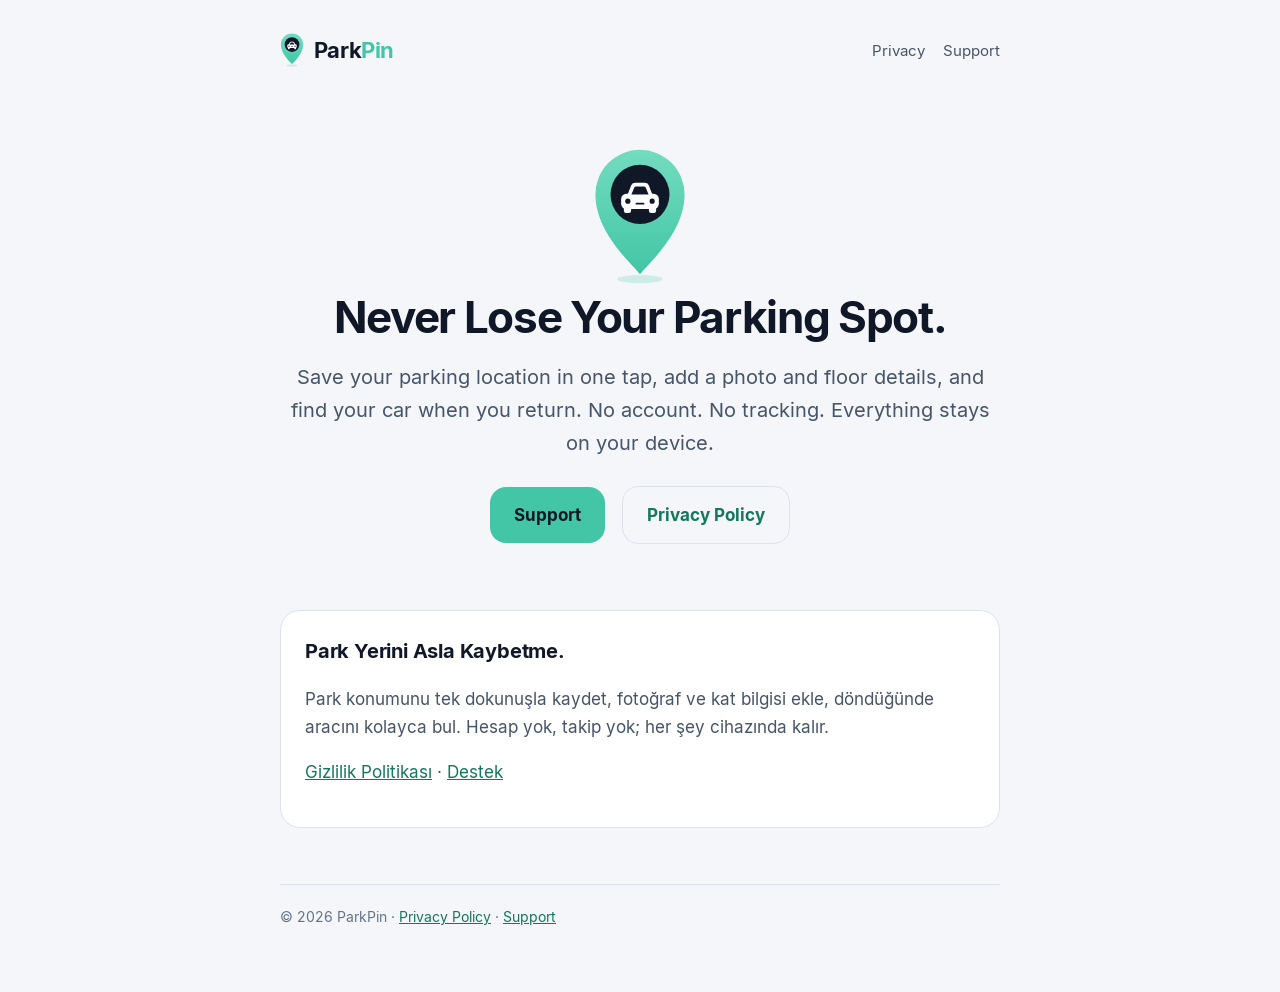
<file: index.html>
<!doctype html>
<html lang="en">
<head>
<meta charset="utf-8">
<meta name="viewport" content="width=device-width, initial-scale=1">
<title>ParkPin — Never Lose Your Parking Spot</title>
<meta name="description" content="ParkPin saves your parking location, photo and floor details so you can find your car later.">
<meta name="theme-color" content="#101827">
<link rel="icon" href="favicon.svg" type="image/svg+xml">
<link rel="icon" href="favicon.ico" sizes="16x16 32x32 48x48">
<link rel="apple-touch-icon" href="apple-touch-icon.png">
<link rel="manifest" href="site.webmanifest">
<link rel="stylesheet" href="assets/style.css">
</head>
<body><div class="wrap">
<header>
  <a class="brand" href=""><img src="assets/parkpin_symbol.svg" alt="" height="34"><span>Park<b>Pin</b></span></a>
  <nav><a href="privacy/">Privacy</a><a href="support/">Support</a></nav>
</header>

<section class="hero">
  <img src="assets/parkpin_symbol.svg" alt="ParkPin">
  <h1>Never Lose Your Parking Spot.</h1>
  <p>Save your parking location in one tap, add a photo and floor details, and find your car when you return. No account. No tracking. Everything stays on your device.</p>
  <a class="btn" href="support/">Support</a>
  <a class="btn" href="privacy/" style="background:transparent;color:var(--mint2);border:1px solid var(--line)">Privacy Policy</a>
</section>
<div class="card">
  <h2 style="margin-top:0">Park Yerini Asla Kaybetme.</h2>
  <p>Park konumunu tek dokunuşla kaydet, fotoğraf ve kat bilgisi ekle, döndüğünde aracını kolayca bul. Hesap yok, takip yok; her şey cihazında kalır.</p>
  <p><a href="privacy/#tr">Gizlilik Politikası</a> · <a href="support/#tr">Destek</a></p>
</div>
<footer>© 2026 ParkPin · <a href="privacy/">Privacy Policy</a> · <a href="support/">Support</a></footer>
</div></body></html>
</file>
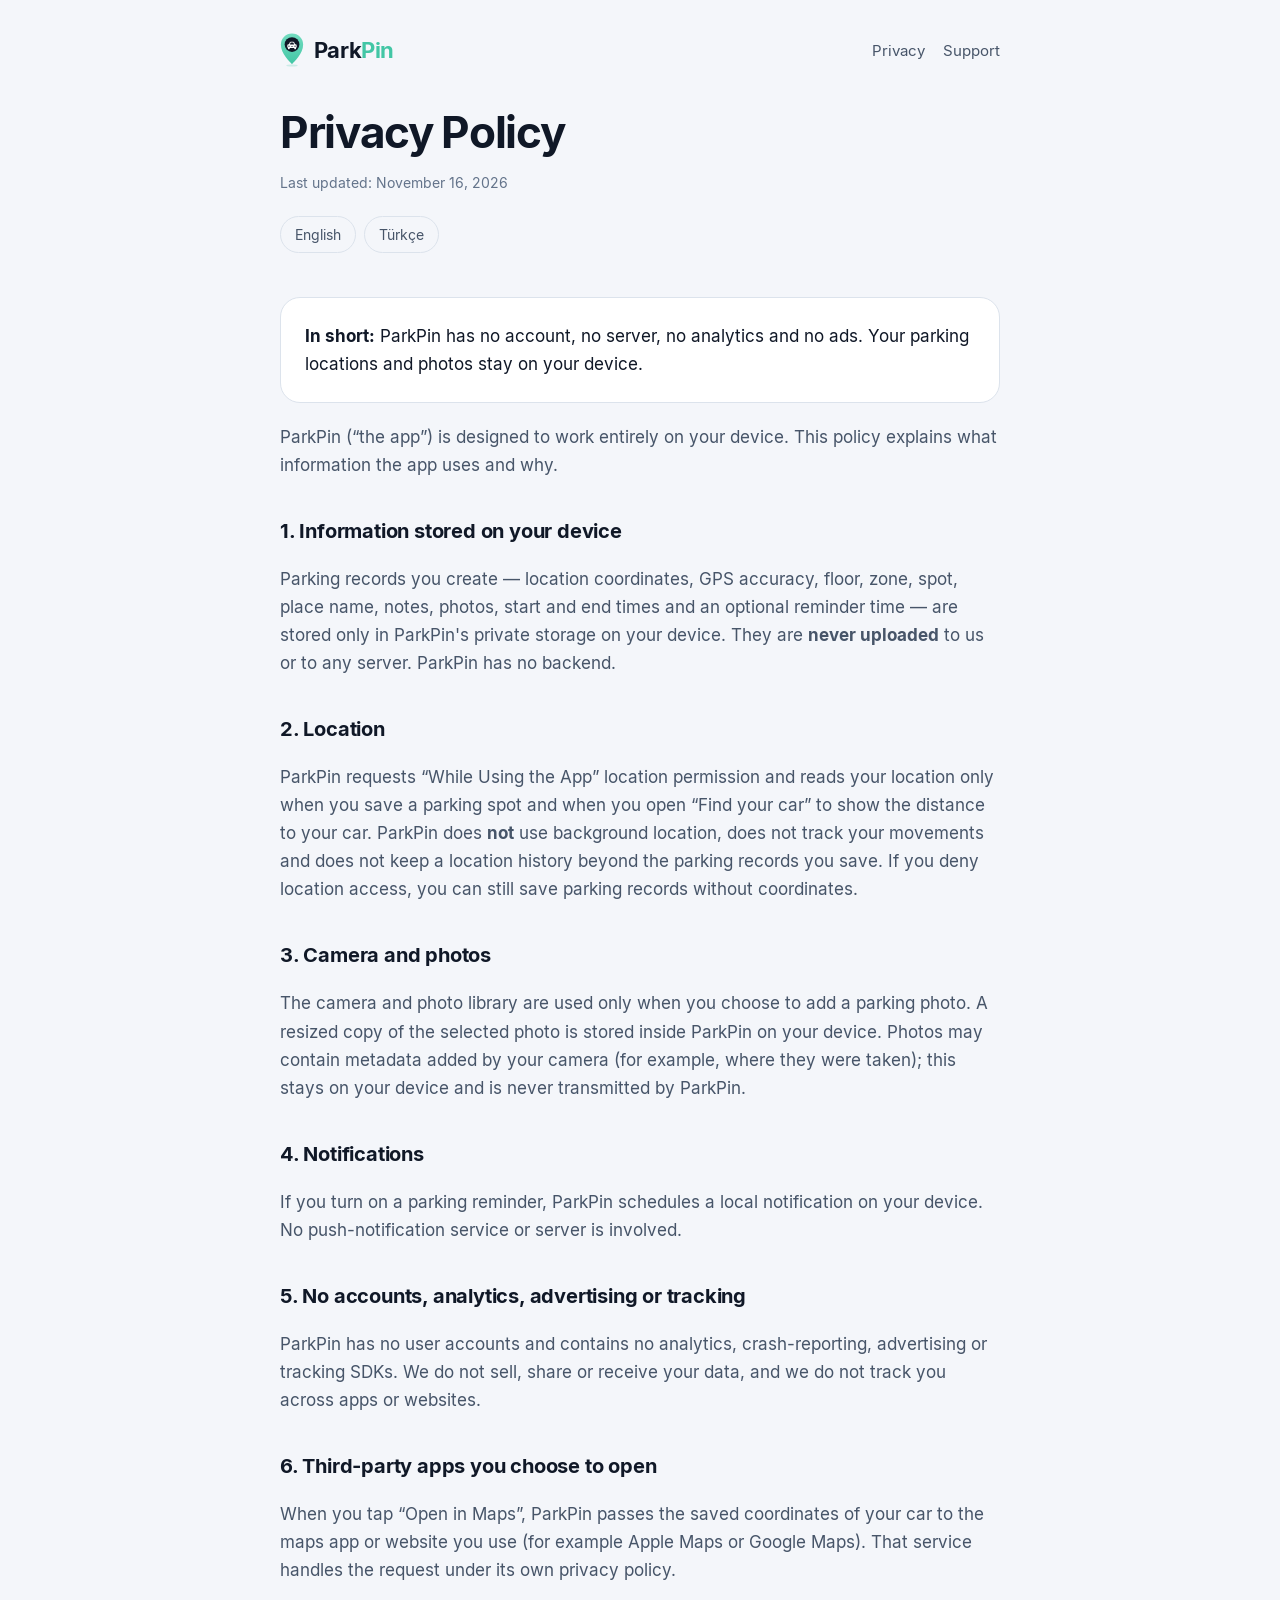
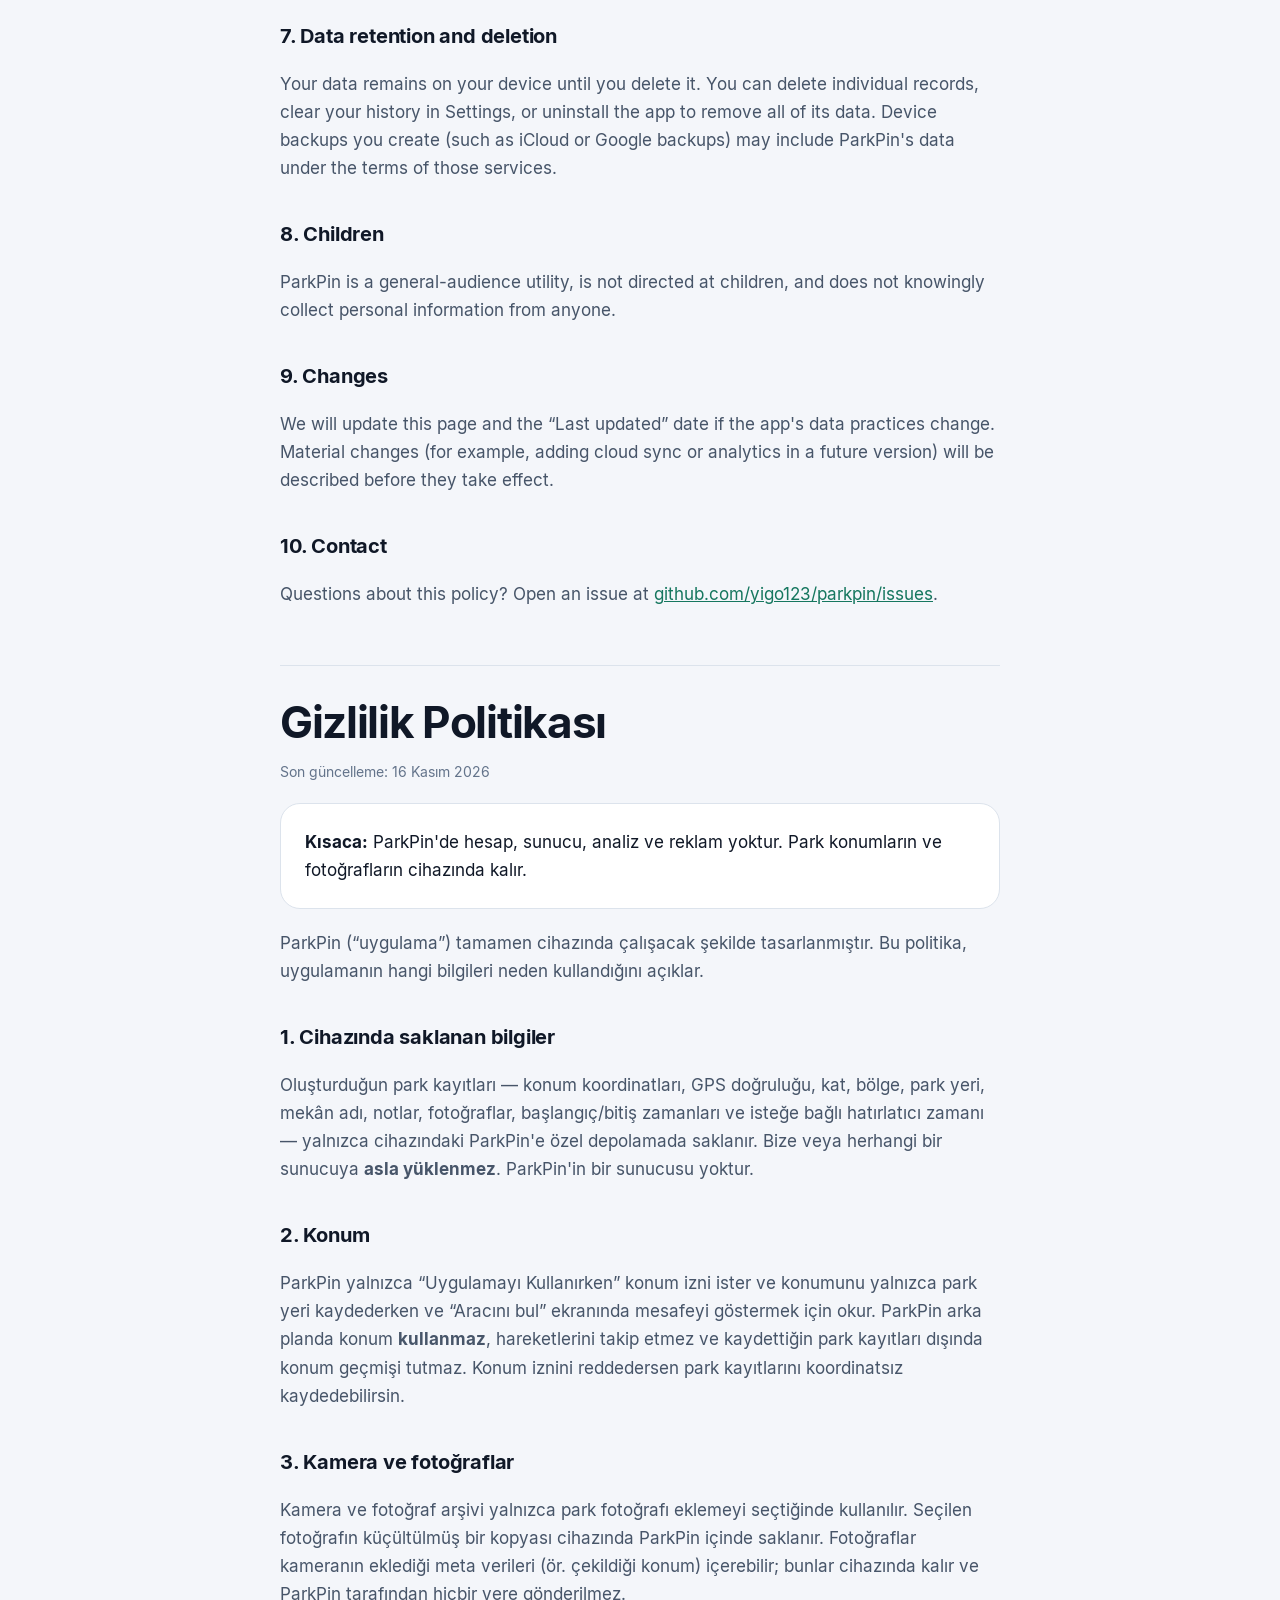
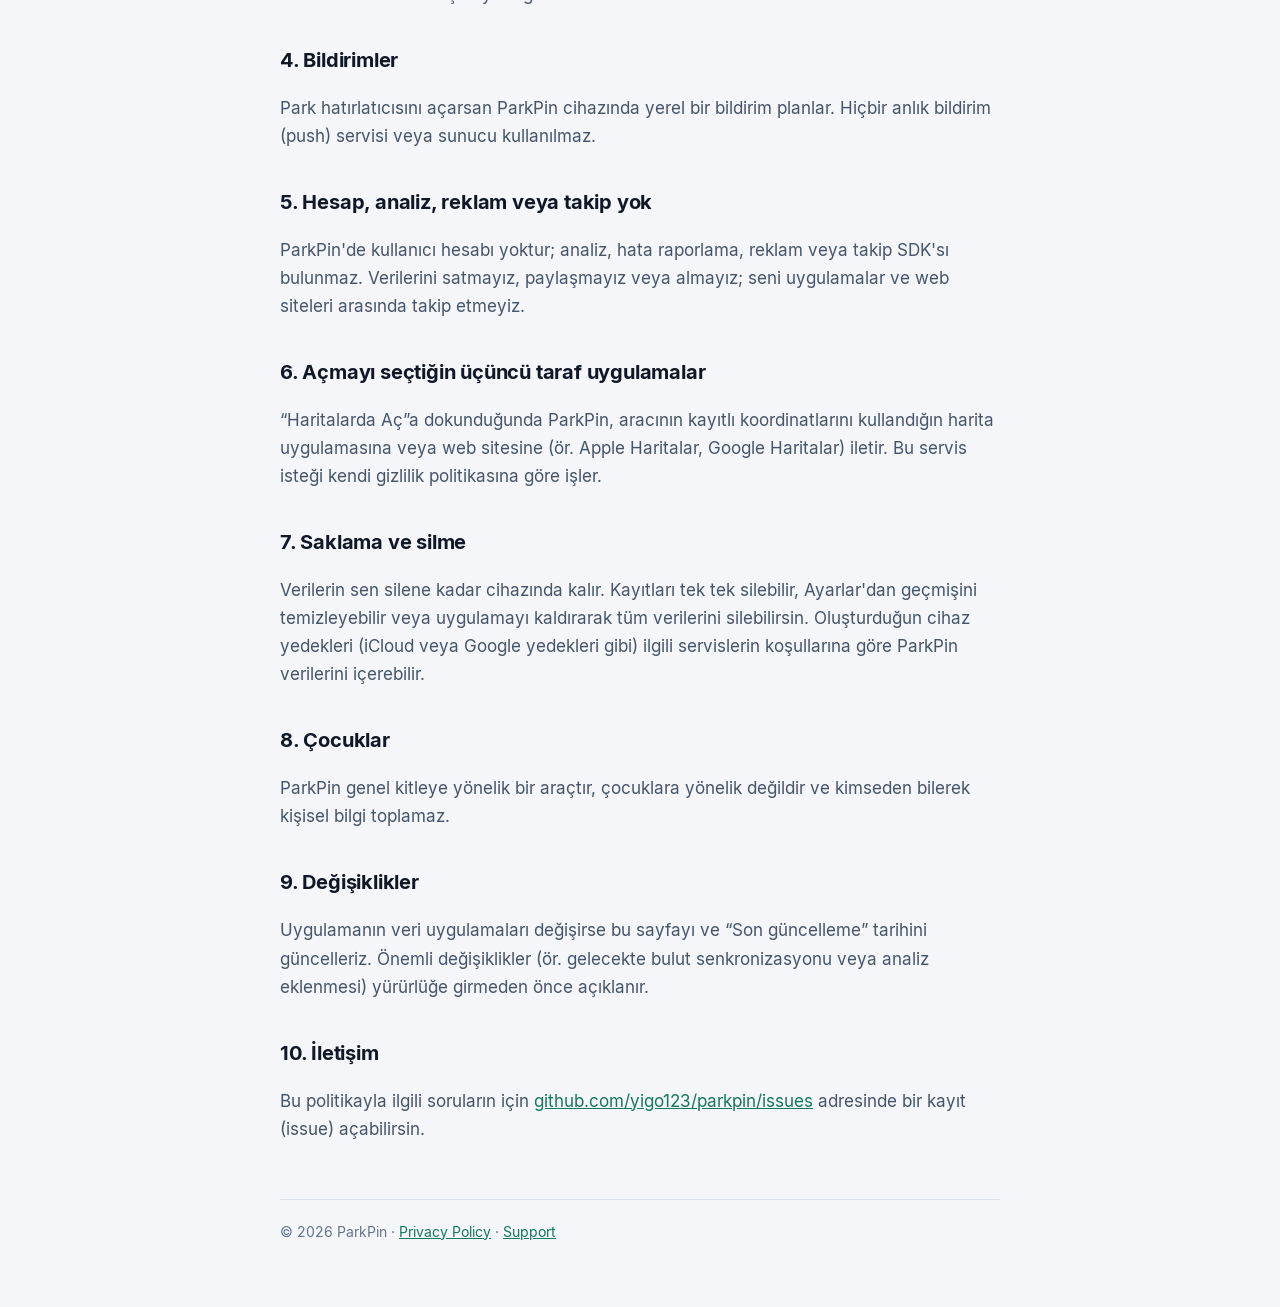
<file: privacy/index.html>
<!doctype html>
<html lang="en">
<head>
<meta charset="utf-8">
<meta name="viewport" content="width=device-width, initial-scale=1">
<title>ParkPin — Privacy Policy</title>
<meta name="description" content="How ParkPin handles your information: everything stays on your device.">
<meta name="theme-color" content="#101827">
<link rel="icon" href="../favicon.svg" type="image/svg+xml">
<link rel="icon" href="../favicon.ico" sizes="16x16 32x32 48x48">
<link rel="apple-touch-icon" href="../apple-touch-icon.png">
<link rel="manifest" href="../site.webmanifest">
<link rel="stylesheet" href="../assets/style.css">
</head>
<body><div class="wrap">
<header>
  <a class="brand" href="../"><img src="../assets/parkpin_symbol.svg" alt="" height="34"><span>Park<b>Pin</b></span></a>
  <nav><a href="../privacy/">Privacy</a><a href="../support/">Support</a></nav>
</header>

<h1>Privacy Policy</h1>
<p class="muted">Last updated: November 16, 2026</p>
<div class="lang"><a href="#en">English</a><a href="#tr">Türkçe</a></div>
<section id="en">
<div class="card"><strong>In short:</strong> ParkPin has no account, no server, no analytics and no ads. Your parking locations and photos stay on your device.</div>
<p>ParkPin (“the app”) is designed to work entirely on your device. This policy explains what information the app uses and why.</p>
<h2>1. Information stored on your device</h2>
<p>Parking records you create — location coordinates, GPS accuracy, floor, zone, spot, place name, notes, photos, start and end times and an optional reminder time — are stored only in ParkPin's private storage on your device. They are <strong>never uploaded</strong> to us or to any server. ParkPin has no backend.</p>
<h2>2. Location</h2>
<p>ParkPin requests “While Using the App” location permission and reads your location only when you save a parking spot and when you open “Find your car” to show the distance to your car. ParkPin does <strong>not</strong> use background location, does not track your movements and does not keep a location history beyond the parking records you save. If you deny location access, you can still save parking records without coordinates.</p>
<h2>3. Camera and photos</h2>
<p>The camera and photo library are used only when you choose to add a parking photo. A resized copy of the selected photo is stored inside ParkPin on your device. Photos may contain metadata added by your camera (for example, where they were taken); this stays on your device and is never transmitted by ParkPin.</p>
<h2>4. Notifications</h2>
<p>If you turn on a parking reminder, ParkPin schedules a local notification on your device. No push-notification service or server is involved.</p>
<h2>5. No accounts, analytics, advertising or tracking</h2>
<p>ParkPin has no user accounts and contains no analytics, crash-reporting, advertising or tracking SDKs. We do not sell, share or receive your data, and we do not track you across apps or websites.</p>
<h2>6. Third-party apps you choose to open</h2>
<p>When you tap “Open in Maps”, ParkPin passes the saved coordinates of your car to the maps app or website you use (for example Apple Maps or Google Maps). That service handles the request under its own privacy policy.</p>
<h2>7. Data retention and deletion</h2>
<p>Your data remains on your device until you delete it. You can delete individual records, clear your history in Settings, or uninstall the app to remove all of its data. Device backups you create (such as iCloud or Google backups) may include ParkPin's data under the terms of those services.</p>
<h2>8. Children</h2>
<p>ParkPin is a general-audience utility, is not directed at children, and does not knowingly collect personal information from anyone.</p>
<h2>9. Changes</h2>
<p>We will update this page and the “Last updated” date if the app's data practices change. Material changes (for example, adding cloud sync or analytics in a future version) will be described before they take effect.</p>
<h2>10. Contact</h2>
<p>Questions about this policy? Open an issue at <a href="https://github.com/yigo123/parkpin/issues">github.com/yigo123/parkpin/issues</a>.</p>
</section>
<hr style="border:0;border-top:1px solid var(--line);margin:56px 0 32px">
<section id="tr" lang="tr">
<h1>Gizlilik Politikası</h1>
<p class="muted">Son güncelleme: 16 Kasım 2026</p>
<div class="card"><strong>Kısaca:</strong> ParkPin'de hesap, sunucu, analiz ve reklam yoktur. Park konumların ve fotoğrafların cihazında kalır.</div>
<p>ParkPin (“uygulama”) tamamen cihazında çalışacak şekilde tasarlanmıştır. Bu politika, uygulamanın hangi bilgileri neden kullandığını açıklar.</p>
<h2>1. Cihazında saklanan bilgiler</h2>
<p>Oluşturduğun park kayıtları — konum koordinatları, GPS doğruluğu, kat, bölge, park yeri, mekân adı, notlar, fotoğraflar, başlangıç/bitiş zamanları ve isteğe bağlı hatırlatıcı zamanı — yalnızca cihazındaki ParkPin'e özel depolamada saklanır. Bize veya herhangi bir sunucuya <strong>asla yüklenmez</strong>. ParkPin'in bir sunucusu yoktur.</p>
<h2>2. Konum</h2>
<p>ParkPin yalnızca “Uygulamayı Kullanırken” konum izni ister ve konumunu yalnızca park yeri kaydederken ve “Aracını bul” ekranında mesafeyi göstermek için okur. ParkPin arka planda konum <strong>kullanmaz</strong>, hareketlerini takip etmez ve kaydettiğin park kayıtları dışında konum geçmişi tutmaz. Konum iznini reddedersen park kayıtlarını koordinatsız kaydedebilirsin.</p>
<h2>3. Kamera ve fotoğraflar</h2>
<p>Kamera ve fotoğraf arşivi yalnızca park fotoğrafı eklemeyi seçtiğinde kullanılır. Seçilen fotoğrafın küçültülmüş bir kopyası cihazında ParkPin içinde saklanır. Fotoğraflar kameranın eklediği meta verileri (ör. çekildiği konum) içerebilir; bunlar cihazında kalır ve ParkPin tarafından hiçbir yere gönderilmez.</p>
<h2>4. Bildirimler</h2>
<p>Park hatırlatıcısını açarsan ParkPin cihazında yerel bir bildirim planlar. Hiçbir anlık bildirim (push) servisi veya sunucu kullanılmaz.</p>
<h2>5. Hesap, analiz, reklam veya takip yok</h2>
<p>ParkPin'de kullanıcı hesabı yoktur; analiz, hata raporlama, reklam veya takip SDK'sı bulunmaz. Verilerini satmayız, paylaşmayız veya almayız; seni uygulamalar ve web siteleri arasında takip etmeyiz.</p>
<h2>6. Açmayı seçtiğin üçüncü taraf uygulamalar</h2>
<p>“Haritalarda Aç”a dokunduğunda ParkPin, aracının kayıtlı koordinatlarını kullandığın harita uygulamasına veya web sitesine (ör. Apple Haritalar, Google Haritalar) iletir. Bu servis isteği kendi gizlilik politikasına göre işler.</p>
<h2>7. Saklama ve silme</h2>
<p>Verilerin sen silene kadar cihazında kalır. Kayıtları tek tek silebilir, Ayarlar'dan geçmişini temizleyebilir veya uygulamayı kaldırarak tüm verilerini silebilirsin. Oluşturduğun cihaz yedekleri (iCloud veya Google yedekleri gibi) ilgili servislerin koşullarına göre ParkPin verilerini içerebilir.</p>
<h2>8. Çocuklar</h2>
<p>ParkPin genel kitleye yönelik bir araçtır, çocuklara yönelik değildir ve kimseden bilerek kişisel bilgi toplamaz.</p>
<h2>9. Değişiklikler</h2>
<p>Uygulamanın veri uygulamaları değişirse bu sayfayı ve “Son güncelleme” tarihini güncelleriz. Önemli değişiklikler (ör. gelecekte bulut senkronizasyonu veya analiz eklenmesi) yürürlüğe girmeden önce açıklanır.</p>
<h2>10. İletişim</h2>
<p>Bu politikayla ilgili soruların için <a href="https://github.com/yigo123/parkpin/issues">github.com/yigo123/parkpin/issues</a> adresinde bir kayıt (issue) açabilirsin.</p>
</section>
<footer>© 2026 ParkPin · <a href="../privacy/">Privacy Policy</a> · <a href="../support/">Support</a></footer>
</div></body></html>
</file>
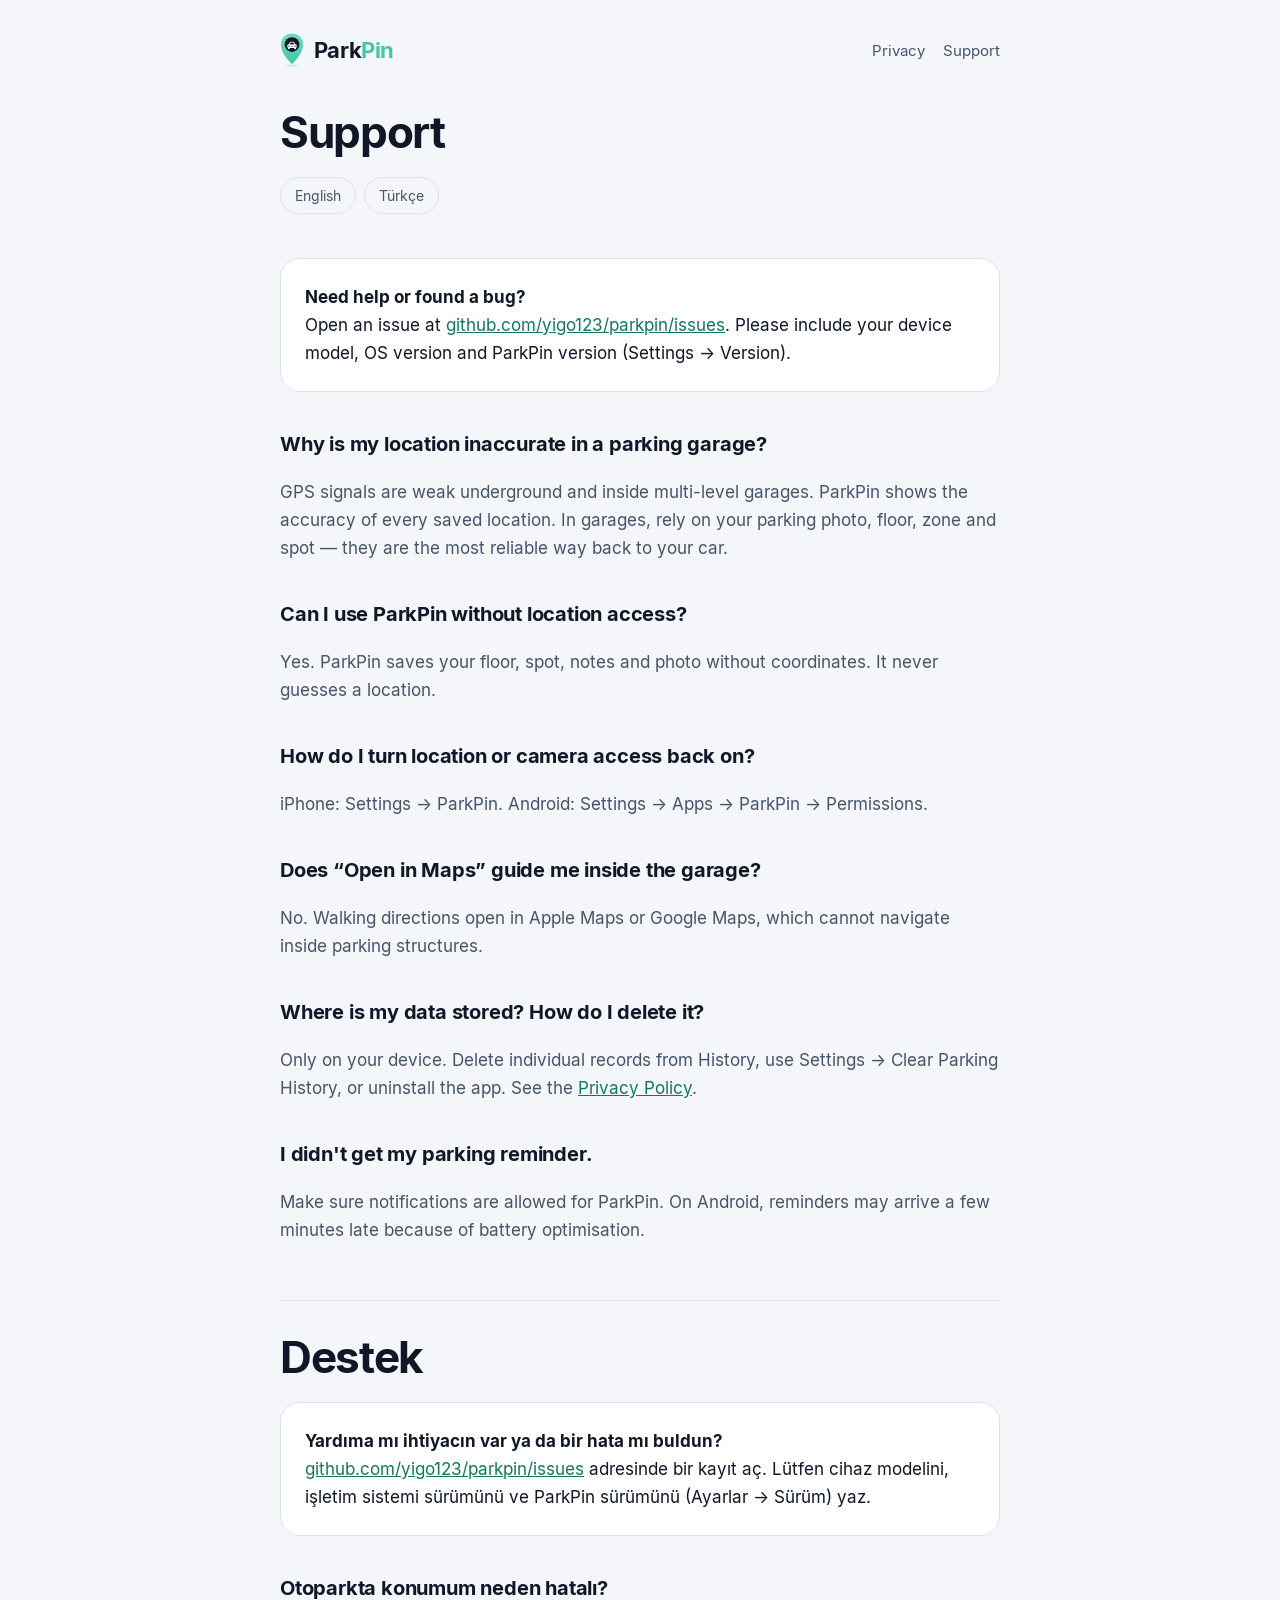
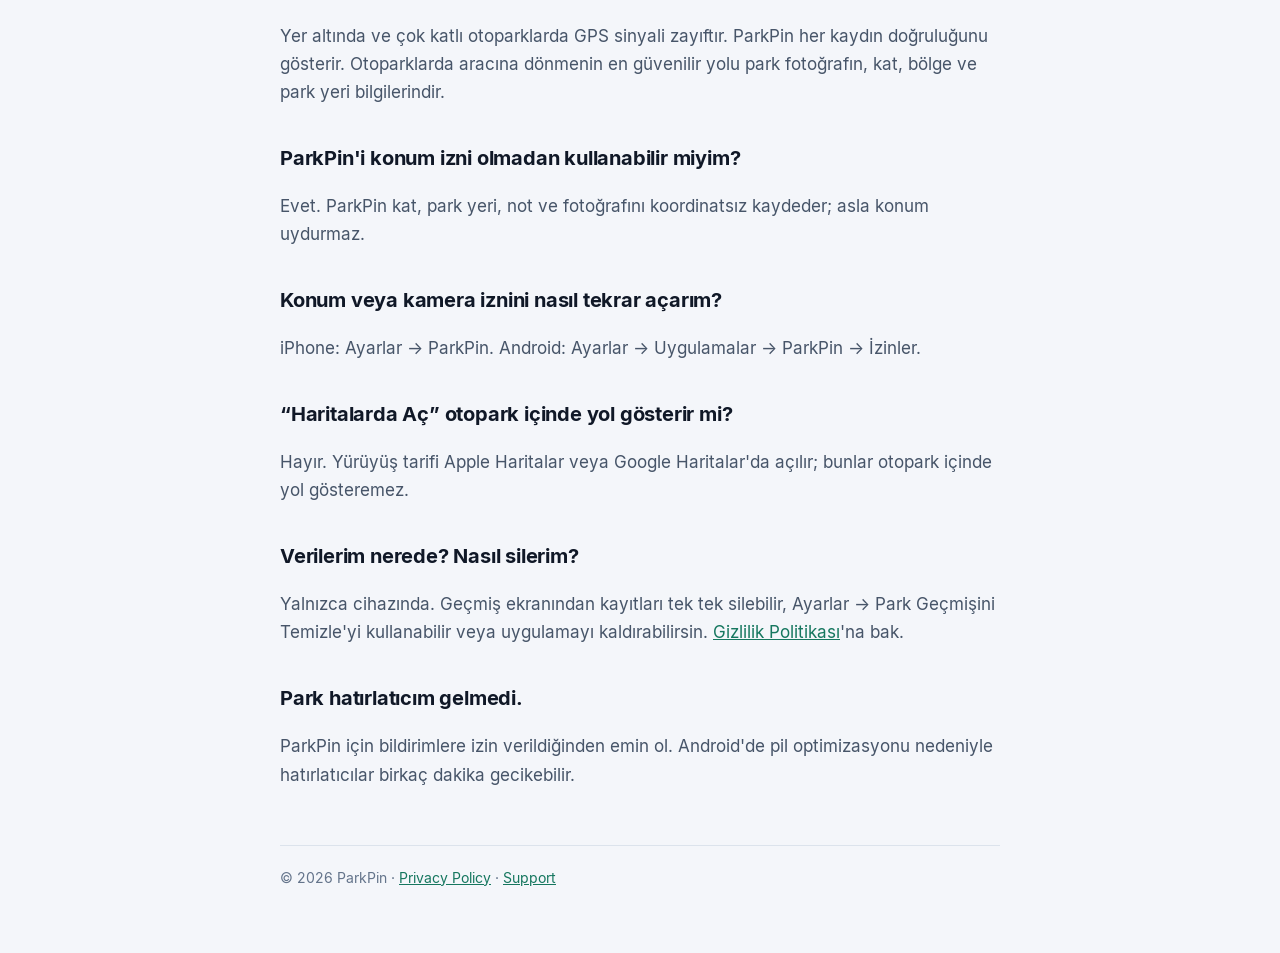
<file: support/index.html>
<!doctype html>
<html lang="en">
<head>
<meta charset="utf-8">
<meta name="viewport" content="width=device-width, initial-scale=1">
<title>ParkPin — Support</title>
<meta name="description" content="Help and contact for ParkPin.">
<meta name="theme-color" content="#101827">
<link rel="icon" href="../favicon.svg" type="image/svg+xml">
<link rel="icon" href="../favicon.ico" sizes="16x16 32x32 48x48">
<link rel="apple-touch-icon" href="../apple-touch-icon.png">
<link rel="manifest" href="../site.webmanifest">
<link rel="stylesheet" href="../assets/style.css">
</head>
<body><div class="wrap">
<header>
  <a class="brand" href="../"><img src="../assets/parkpin_symbol.svg" alt="" height="34"><span>Park<b>Pin</b></span></a>
  <nav><a href="../privacy/">Privacy</a><a href="../support/">Support</a></nav>
</header>

<h1>Support</h1>
<div class="lang"><a href="#en">English</a><a href="#tr">Türkçe</a></div>
<section id="en">
<div class="card"><strong>Need help or found a bug?</strong><br>
Open an issue at <a href="https://github.com/yigo123/parkpin/issues">github.com/yigo123/parkpin/issues</a>. Please include your device model, OS version and ParkPin version (Settings → Version).</div>
<h2>Why is my location inaccurate in a parking garage?</h2>
<p>GPS signals are weak underground and inside multi-level garages. ParkPin shows the accuracy of every saved location. In garages, rely on your parking photo, floor, zone and spot — they are the most reliable way back to your car.</p>
<h2>Can I use ParkPin without location access?</h2>
<p>Yes. ParkPin saves your floor, spot, notes and photo without coordinates. It never guesses a location.</p>
<h2>How do I turn location or camera access back on?</h2>
<p>iPhone: Settings → ParkPin. Android: Settings → Apps → ParkPin → Permissions.</p>
<h2>Does “Open in Maps” guide me inside the garage?</h2>
<p>No. Walking directions open in Apple Maps or Google Maps, which cannot navigate inside parking structures.</p>
<h2>Where is my data stored? How do I delete it?</h2>
<p>Only on your device. Delete individual records from History, use Settings → Clear Parking History, or uninstall the app. See the <a href="../privacy/">Privacy Policy</a>.</p>
<h2>I didn't get my parking reminder.</h2>
<p>Make sure notifications are allowed for ParkPin. On Android, reminders may arrive a few minutes late because of battery optimisation.</p>
</section>
<hr style="border:0;border-top:1px solid var(--line);margin:56px 0 32px">
<section id="tr" lang="tr">
<h1>Destek</h1>
<div class="card"><strong>Yardıma mı ihtiyacın var ya da bir hata mı buldun?</strong><br>
<a href="https://github.com/yigo123/parkpin/issues">github.com/yigo123/parkpin/issues</a> adresinde bir kayıt aç. Lütfen cihaz modelini, işletim sistemi sürümünü ve ParkPin sürümünü (Ayarlar → Sürüm) yaz.</div>
<h2>Otoparkta konumum neden hatalı?</h2>
<p>Yer altında ve çok katlı otoparklarda GPS sinyali zayıftır. ParkPin her kaydın doğruluğunu gösterir. Otoparklarda aracına dönmenin en güvenilir yolu park fotoğrafın, kat, bölge ve park yeri bilgilerindir.</p>
<h2>ParkPin'i konum izni olmadan kullanabilir miyim?</h2>
<p>Evet. ParkPin kat, park yeri, not ve fotoğrafını koordinatsız kaydeder; asla konum uydurmaz.</p>
<h2>Konum veya kamera iznini nasıl tekrar açarım?</h2>
<p>iPhone: Ayarlar → ParkPin. Android: Ayarlar → Uygulamalar → ParkPin → İzinler.</p>
<h2>“Haritalarda Aç” otopark içinde yol gösterir mi?</h2>
<p>Hayır. Yürüyüş tarifi Apple Haritalar veya Google Haritalar'da açılır; bunlar otopark içinde yol gösteremez.</p>
<h2>Verilerim nerede? Nasıl silerim?</h2>
<p>Yalnızca cihazında. Geçmiş ekranından kayıtları tek tek silebilir, Ayarlar → Park Geçmişini Temizle'yi kullanabilir veya uygulamayı kaldırabilirsin. <a href="../privacy/#tr">Gizlilik Politikası</a>'na bak.</p>
<h2>Park hatırlatıcım gelmedi.</h2>
<p>ParkPin için bildirimlere izin verildiğinden emin ol. Android'de pil optimizasyonu nedeniyle hatırlatıcılar birkaç dakika gecikebilir.</p>
</section>
<footer>© 2026 ParkPin · <a href="../privacy/">Privacy Policy</a> · <a href="../support/">Support</a></footer>
</div></body></html>
</file>
<file: assets/style.css>
@font-face{font-family:Inter;src:url(Inter-Regular.ttf) format("truetype");font-weight:400;font-display:swap}
@font-face{font-family:Inter;src:url(Inter-Bold.ttf) format("truetype");font-weight:700;font-display:swap}
:root{--bg:#101827;--card:#1D2A3D;--text:#fff;--text2:#A9B6C9;--muted:#74849B;--mint:#42C6A5;--mint2:#73DCC0;--line:#304056}
@media (prefers-color-scheme:light){:root{--bg:#F4F6FA;--card:#fff;--text:#101827;--text2:#475569;--muted:#64748B;--mint2:#16775F;--line:#DCE3EC}}
*{box-sizing:border-box}
body{margin:0;background:var(--bg);color:var(--text);font:400 17px/1.65 Inter,-apple-system,system-ui,sans-serif;-webkit-font-smoothing:antialiased}
a{color:var(--mint2)}
.wrap{max-width:760px;margin:0 auto;padding:32px 20px 64px}
header{display:flex;align-items:center;justify-content:space-between;gap:16px;margin-bottom:40px}
.brand{display:flex;align-items:center;gap:10px;text-decoration:none;color:var(--text);font-weight:700;font-size:22px;letter-spacing:-.02em}
.brand b{color:var(--mint)}
nav a{color:var(--text2);text-decoration:none;margin-left:18px;font-size:15px}
nav a:hover{color:var(--mint2)}
h1{font-size:clamp(30px,6vw,44px);line-height:1.1;letter-spacing:-.03em;margin:0 0 12px}
h2{font-size:20px;letter-spacing:-.01em;margin:36px 0 8px}
p,li{color:var(--text2)}
.muted{color:var(--muted);font-size:14px}
.card{background:var(--card);border:1px solid var(--line);border-radius:20px;padding:24px;margin:20px 0}
.lang{display:inline-flex;gap:8px;margin:8px 0 24px}
.lang a{padding:6px 14px;border:1px solid var(--line);border-radius:999px;text-decoration:none;color:var(--text2);font-size:14px}
.hero{text-align:center;padding:40px 0}
.hero img{width:96px}
.hero p{font-size:20px}
.btn{display:inline-block;background:var(--mint);color:#101827;font-weight:700;padding:14px 24px;border-radius:16px;text-decoration:none;margin:6px}
footer{margin-top:56px;padding-top:20px;border-top:1px solid var(--line);color:var(--muted);font-size:14px}
</file>
